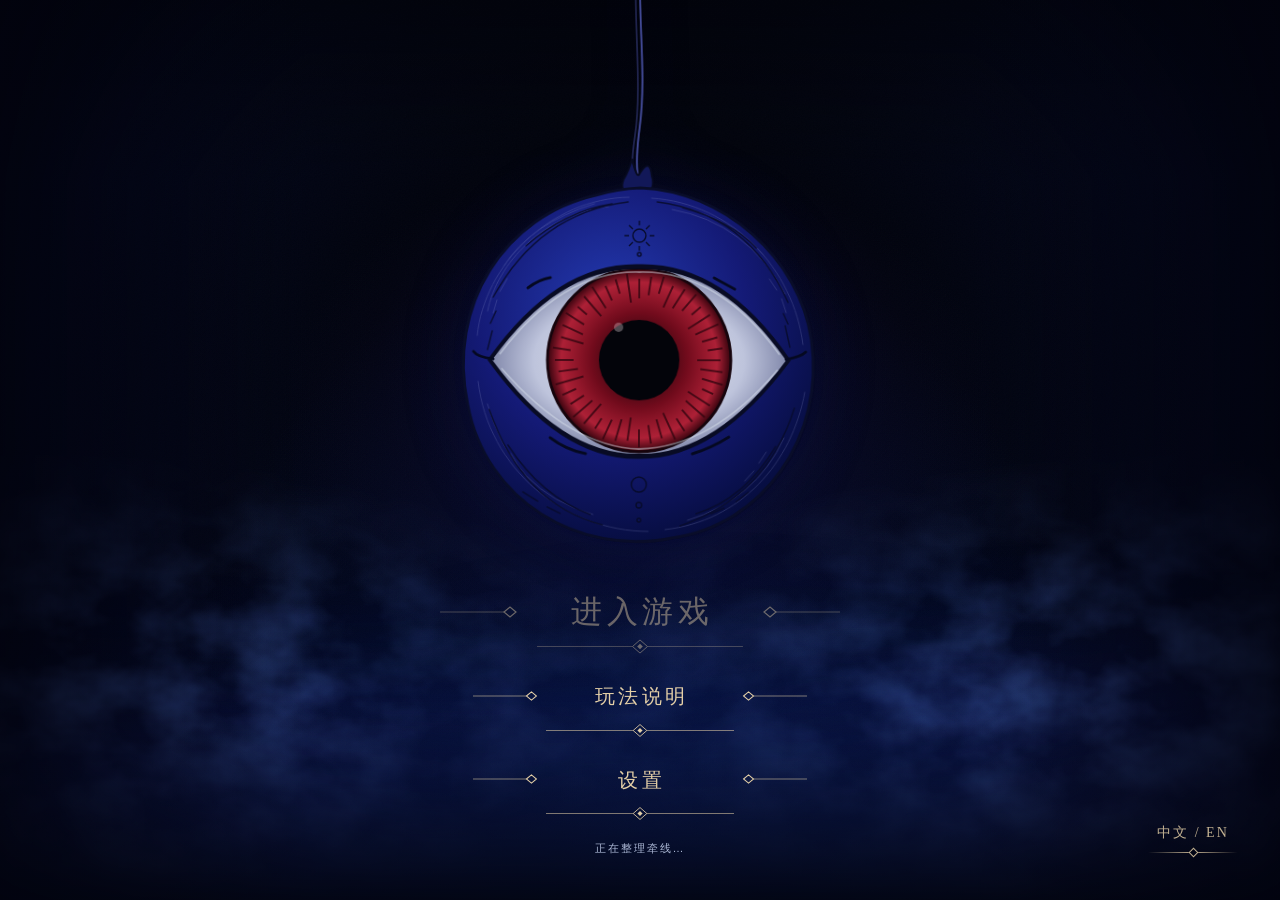
<file: index.html>
<!doctype html>
<html lang="zh-CN">
<head>
  <meta charset="utf-8">
  <meta name="viewport" content="width=device-width,initial-scale=1">
  <meta http-equiv="refresh" content="0; url=./牵魂线-摄像头修复版/">
  <title>牵魂线 · 雾中的操偶者</title>
</head>
<body>
  <p><a href="./牵魂线-摄像头修复版/">进入牵魂线</a></p>
</body>
</html>
</file>
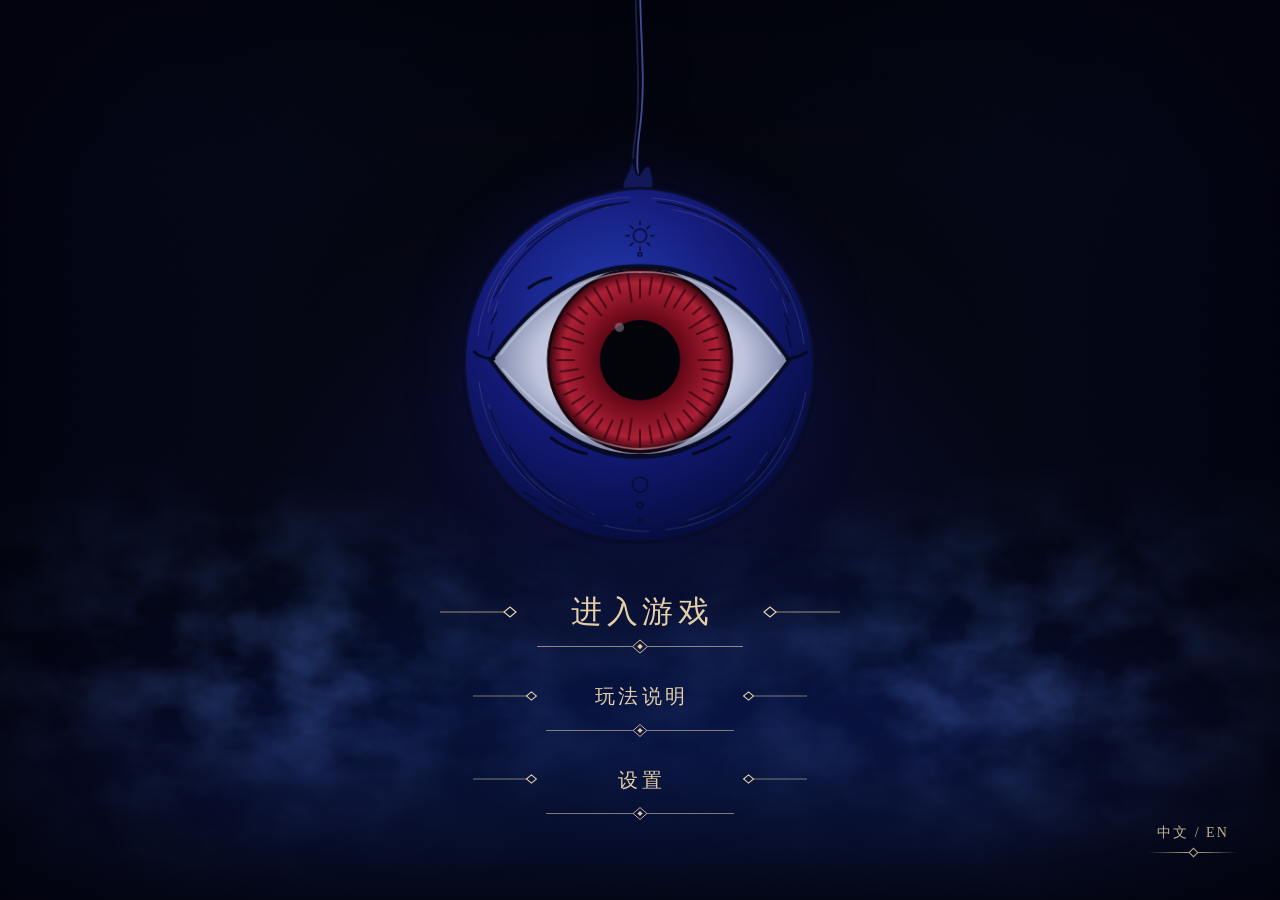
<file: 牵魂线-摄像头修复版/index.html>
<!doctype html>
<html lang="zh-CN">
<head>
  <meta charset="UTF-8">
  <meta name="viewport" content="width=device-width,initial-scale=1">
  <meta name="theme-color" content="#071222">
  <meta name="description" content="在蓝雾中牵动布偶，蓄起魔法，寻找控制与被控制的边界。">
  <title>牵魂线 · 雾中的操偶者</title>
  <link rel="stylesheet" href="style.css">
  <link rel="stylesheet" href="reference-ui.css?v=4">
  <link rel="stylesheet" href="entry-screen.css?v=3-menu-echo">
</head>
<body class="entry-active">
  <main id="theatre" class="theatre">
    <canvas id="scene" tabindex="0" aria-label="蓝雾布偶场景。移动鼠标控制布偶，Q和E抬起两臂，Z和C抬起两腿，A和D扭曲四肢，滚轮控制远近，按住空格蓄力、松开投掷。"></canvas>
    <div class="vignette" aria-hidden="true"></div>
    <svg width="0" height="0" aria-hidden="true" style="position:absolute"><defs><filter id="reference-ink" color-interpolation-filters="sRGB"><feColorMatrix type="luminanceToAlpha"/><feComponentTransfer result="component"><feFuncA type="linear" slope="1.8" intercept="-.28"/></feComponentTransfer><feFlood flood-color="#edf3ff"/><feComposite in2="SourceAlpha" operator="in" result="white"/><feComposite in="white" in2="component" operator="in"/></filter></defs></svg>
    <div id="referenceHud">
    <header class="topbar">
      <div class="identity"><span class="emblem" aria-hidden="true"><svg viewBox="0 0 100 100"><path d="M50 2C50 35 35 50 2 50C35 50 50 65 50 98C50 65 65 50 98 50C65 50 50 35 50 2Z"/><path d="M50 24L65 50 50 76 35 50Z"/><path d="M50 0V100M0 50H100"/><circle cx="50" cy="50" r="5"/></svg></span><div><h1>牵魂线</h1><p>THE STRINGKEEPER <span>／ 雾中的操偶者</span></p></div></div>
      <nav aria-label="剧场工具"><button id="languageButton" data-no-i18n aria-label="Switch to English" title="Switch to English">EN</button><button id="guideButton" aria-label="玩法手记" title="玩法手记"><span class="help-symbol">?</span></button><button id="soundButton" aria-pressed="false" title="开启或关闭声音"><span>声音关闭</span></button><button id="fullscreenButton" aria-label="切换全屏">⛶</button></nav>
    </header>
    <section class="status-line" aria-label="识别状态"><span class="mode"><i id="statusDot"></i><span id="modeLabel">鼠标排演</span></span><div id="tracking" hidden><span id="leftStatus">右手 —</span><span id="rightStatus">左手 —</span><span id="faceStatus">头部 —</span></div><span id="fpsLabel" class="quiet">INTERACTIVE STUDY · 02</span></section>
    <aside class="chapter"><span class="eyebrow">THE THREADS BEYOND</span><p>你牵动它。<br>又是谁，<em>牵动你？</em></p><span class="fine-line"></span></aside>
    <section class="ritual" aria-label="今夜的仪式"><p class="eyebrow">今夜的仪式 <button id="resetButton" title="清空进度并重新排演">↺</button></p><ol><li id="quest0"><span>Ⅰ</span><div>牵引<small>移动 · 分别抬起双臂</small></div><b>○</b></li><li id="quest1"><span>Ⅱ</span><div>唤醒<small>蓄力投掷 <span id="castCount">0 / 3</span></small></div><b>○</b></li><li id="quest2"><span>Ⅲ</span><div>挣脱<small>转掌远近 · 歪头扭曲</small></div><b>○</b></li></ol></section>
    <div class="charge-readout" id="chargeReadout"><span id="spellLabel">等待一缕魔法</span><span id="chargePercent">00%</span><span id="chargeHint" class="charge-hint" hidden></span><div class="charge-track"><i id="chargeBar"></i></div></div>
    <div class="message" role="status" aria-live="polite"><span id="message">它在蓝雾中，等你牵起第一根线。</span></div>
    <footer class="bottom-panel">
      <div class="control-bar"><span class="camera-frame"><button id="cameraButton" class="primary"><span class="camera-symbol">✧</span><span id="cameraText">开启体感</span><span>✧</span></button><svg class="camera-ornament" viewBox="0 0 292 68" aria-hidden="true"><path d="M27 4 H265 L276 16 L289 34 L276 52 L265 64 H27 L16 52 L3 34 L16 16 Z"/><path d="M31 8 H261 L272 20 L283 34 L272 48 L261 60 H31 L20 48 L9 34 L20 20 Z"/><path d="M0 34 H27 M265 34 H292 M25 24 L35 34 L25 44 L15 34 Z M267 24 L277 34 L267 44 L257 34 Z"/></svg></span><button id="settingsButton" class="settings-toggle" aria-expanded="false" aria-controls="settings">调校</button><div class="divider"></div><button id="mouseModeButton" title="鼠标排演：移动牵线，按住蓄力，松开投掷">鼠标排演 <span>›</span></button><p id="inputHint">移动鼠标牵线 <span>·</span> 按住蓄力，松开投掷</p><button id="hideUiButton" title="隐藏界面，按 H 恢复">沉浸 <span>H</span></button></div>
      <p class="shortcut-line" id="shortcutLine"><kbd>Q</kbd><kbd>E</kbd> 分别抬臂 <i>·</i> <kbd>A</kbd><kbd>D</kbd> 歪头扭曲 <i>·</i> 滚轮 / <kbd>[</kbd><kbd>]</kbd> 远近 <i>·</i> <kbd>空格</kbd> 蓄力投掷</p>
    </footer>
    </div>
    <div class="loading" id="loading"><span class="loading-glyph">✧</span><p id="loadingText">正在唤醒雾中的剧场…</p></div>
    <div class="error-banner" id="errorBanner" role="alert" hidden><p id="errorText"></p><button id="dismissError" aria-label="关闭提示">×</button></div>
    <button id="showUiButton" class="show-ui" hidden>显示界面 · H</button>
    <section class="settings" id="settings" hidden aria-label="交互调校"><div class="settings-title"><h2>牵线调校</h2><button id="closeSettings" aria-label="关闭调校">×</button></div><label>牵线灵敏度 <output id="sensitivityValue">1.0</output><input id="sensitivity" type="range" min="0.5" max="1.8" step="0.1" value="1"></label><label>爆散强度 <output id="intensityValue">70%</output><input id="intensity" type="range" min="0.2" max="1" step="0.1" value="0.7"></label><label class="check"><input id="gentle" type="checkbox"> 柔和模式（减弱闪光与震动）</label><label class="check"><input id="swapHands" type="checkbox"> 交换左右手识别</label><button class="secondary" id="calibrateButton">重新校准手指、头部与转掌</button><p>身体坐正，双手完整入镜即可操作。右手自然张掌片刻可优化手指识别。张开左手，顺时针转掌靠近，逆时针转掌远离。布偶的左右以画面为准。</p><p class="privacy">摄像头影像仅在本机识别，不显示、不录制、不上传。</p></section>
    <dialog id="guide"><button id="closeGuide" class="dialog-close" aria-label="关闭玩法手记">×</button><p class="eyebrow">HOW TO HOLD A SOUL</p><h2>先牵起它，再唤醒魔法。</h2><p class="guide-lead">浓雾里的人牵着布偶，更深处的线又牵着他。你可以自由排演，也可以完成三段小仪式。</p><div class="guide-grid"><section><h3>右手 · 牵线</h3><p>右手完整入镜即可操作，自然张掌片刻可优化识别。移动右手掌心牵动布偶；弯曲大拇指抬起画面左臂，小拇指抬起画面右臂，食指带动画面左腿，无名指带动画面右腿。伸直对应手指，肢体缓缓放下。</p></section><section><h3>左手 · 施法与远近</h3><p>张开手掌并在画面内转动：顺时针靠近，逆时针远离。手指弯到半握、像捧球一样，开始蓄力；再握紧拳头，法球飞向屏幕并爆散。保持拳头不会连发。</p></section><section><h3>头部 · 扭曲</h3><p>向肩膀侧歪头，木偶四肢会连带扭转。摆正头部，关节缓缓恢复。点击“调校”可重新设置中立姿态。</p></section><section><h3>鼠标 · 自由排演</h3><p>移动鼠标牵线，按住鼠标或空格蓄力，松开投掷。Q / E 分别抬起两臂，Z / C 分别抬起两腿，A / D 模拟歪头，滚轮或 [ / ] 控制远近。手机可在舞台拖动并长按蓄力。</p></section></div><p class="guide-note">用浏览器打开本地网页，开启体感并允许摄像头。首次加载识别组件可能需要片刻。没有摄像头时也能完整游玩；画面里始终不会出现摄像头窗口。</p><button class="primary" id="startButton">进入雾中 <span>↗</span></button><div class="guide-tools"><button id="referenceSettings">牵线调校</button><button id="referenceReset">重新排演</button><button id="referenceImmersive">沉浸模式 · H</button></div></dialog>
    <video id="cameraVideo" autoplay playsinline muted aria-hidden="true"></video>
  </main>
  <script src="i18n.js?v=6-finger-unblocked" defer></script>
  <script src="wood-character.js?v=1" defer></script>
  <script src="embedded-assets-1.js" defer></script>
  <script src="embedded-assets-2.js" defer></script>
  <script src="embedded-assets-3.js" defer></script>
  <script src="embedded-assets-4.js" defer></script>
  <script src="embedded-assets-5.js" defer></script>
  <script src="embedded-assets-6.js" defer></script>
  <script src="embedded-assets-7.js" defer></script>
  <script src="embedded-assets-8.js" defer></script>
  <script src="embedded-assets-9.js" defer></script>
  <script src="script.js?v=8-entry-characters" defer></script>
  <script src="reference-ui.js?v=4" defer></script>
  <script src="entry-screen.js?v=3-eye-echo" defer></script>
</body>
</html>
</file>
<file: 牵魂线-摄像头修复版/style.css>
:root{color-scheme:dark;--ink:#d9e6f5;--muted:#96acc6;--line:#afccef2b;--cyan:#91c8ec;--panel:#0a1629dc;--serif:"Songti SC","SimSun","Palatino Linotype",serif}
*{box-sizing:border-box}html,body{margin:0;width:100%;min-height:100%;background:#060d18;color:var(--ink)}body{font-family:"Segoe UI","Microsoft YaHei",sans-serif;font-size:13px}button,input{font:inherit}button{cursor:pointer;color:inherit;border:0;background:none}button:hover{color:#fff;background-color:#b8d7f10f}button:focus-visible,input:focus-visible,canvas:focus-visible{outline:2px solid #9cd5f2;outline-offset:4px}button:disabled{opacity:.55;cursor:wait}[hidden]{display:none!important}.theatre{position:relative;width:100%;height:100svh;min-height:660px;overflow:hidden;isolation:isolate;background:#081626}#scene{position:absolute;inset:0;width:100%;height:100%;display:block;touch-action:none;cursor:grab}#scene:active{cursor:grabbing}.vignette{position:absolute;inset:0;pointer-events:none;background:linear-gradient(#030a187d,transparent 28%,transparent 67%,#030b1dd9),linear-gradient(90deg,#03091655,transparent 27%,transparent 73%,#03091655)}.topbar{position:absolute;left:4%;right:4%;top:29px;display:flex;justify-content:space-between;align-items:center;gap:20px}.identity{display:flex;align-items:center;gap:14px}.emblem{font-size:38px;font-family:var(--serif);color:#b6d6eb}.identity h1{font:normal 28px var(--serif);letter-spacing:8px;margin:0 0 8px}.identity p{font-size:8px;letter-spacing:2.7px;color:#a4b6ca;margin:0}.identity p span{letter-spacing:2px;margin-left:9px}nav{display:flex;align-items:center;gap:24px}nav button{font-size:11px;color:#c3d4e8;padding:8px 4px}nav button>span{margin-left:5px}#fullscreenButton{font-size:25px;line-height:1}.status-line{position:absolute;top:112px;left:4%;right:4%;display:flex;align-items:center;gap:18px;font-size:9px;letter-spacing:1px;color:#abbdd4}.mode{display:flex;align-items:center;gap:8px}.mode i{height:5px;width:5px;border-radius:50%;background:#b8ccdf;box-shadow:0 0 8px #cce5ff88}.mode i.live{background:#a9e4cd;box-shadow:0 0 10px #a9e4cd77}#tracking{display:flex;gap:14px}.quiet{margin-left:auto;color:#91a5bf;font-size:8px;letter-spacing:2px}.chapter{position:absolute;left:4%;top:30%;pointer-events:none}.eyebrow{font-size:8px;letter-spacing:2px;color:#9ebcdd;margin:0 0 16px}.chapter p:not(.eyebrow){font:normal 26px/1.7 var(--serif);letter-spacing:4px;color:#d0def0;margin:20px 0}.chapter em{font-style:normal;color:#97b9de}.fine-line{display:block;width:38px;height:1px;background:#b1d8fa55;margin-top:25px}.ritual{position:absolute;right:4%;top:32%;width:170px}.ritual>.eyebrow{display:flex;align-items:center;justify-content:space-between;border-bottom:1px solid var(--line);padding-bottom:14px}.ritual>.eyebrow button{font-size:16px;padding:0 5px}.ritual ol{list-style:none;padding:0;margin:0}.ritual li{display:flex;gap:12px;align-items:center;margin:20px 0;color:#b0c2db;opacity:.7}.ritual li>span{font:16px var(--serif);color:#a1bad8}.ritual li>div{flex:1;font-size:12px}.ritual li small{display:block;font-size:8px;line-height:1.7;color:#a7b9cf;margin-top:6px}.ritual li b{font-weight:400;color:#a5c5e3;font-size:14px}.ritual li.done{opacity:1;color:#deedf9}.ritual li.done b{color:#b5e1df}.charge-readout{position:absolute;bottom:183px;left:50%;transform:translateX(-50%);text-align:center;min-width:180px;font-size:10px;letter-spacing:2px;color:#bdcee2;pointer-events:none}.charge-track{width:140px;height:2px;background:#d7edff22;margin:10px auto}.charge-track i{display:block;background:#a9deec;width:0;height:100%;box-shadow:0 0 8px #91d6fc;transition:width .08s}.message{position:absolute;bottom:143px;left:15%;right:15%;text-align:center;font:12px var(--serif);letter-spacing:2px;line-height:1.7;color:#cad9e9;pointer-events:none}.bottom-panel{position:absolute;left:50%;transform:translateX(-50%);bottom:25px;width:min(820px,92%);text-align:center}.control-bar{display:flex;align-items:center;gap:13px;background:#081529c9;border:1px solid #8fb0db40;box-shadow:0 8px 35px #02081733;backdrop-filter:blur(12px);padding:9px;border-radius:5px}.primary{display:flex;align-items:center;justify-content:space-between;gap:15px;border:1px solid #b5d5e6;background:#bdd5e7;color:#10233a;padding:12px 18px;font-size:12px;letter-spacing:1px;border-radius:2px;white-space:nowrap}.primary:hover{color:#0b192b;background:#d0e3f0}.camera-symbol{font-size:17px}.settings-toggle{font-size:11px;padding:10px 7px;color:#c8d8ec}.divider{height:24px;width:1px;background:#99b8d12b}.control-bar p{font-size:10px;flex:1;margin:0;color:#a9bdd4;white-space:nowrap}.control-bar p span{margin:0 8px;color:#6e8fae}#hideUiButton{padding:10px;font-size:10px;white-space:nowrap}#hideUiButton span{margin-left:6px;border:1px solid #a9c6e555;padding:1px 4px;font-size:8px}.shortcut-line{font-size:9px;color:#9cb0c7;margin:13px 0 0;line-height:1.8}.shortcut-line i{font-style:normal;margin:0 10px;color:#647f9c}kbd{font:8px "Segoe UI",sans-serif;padding:1px 4px;border:1px solid #a0bcda44;border-radius:2px;margin:0 2px;color:#b5cee6}.loading{position:absolute;inset:0;display:flex;flex-direction:column;align-items:center;justify-content:center;background:#081324;z-index:20;transition:opacity .8s}.loading-glyph{font-size:50px;color:#a1c1de;animation:breathe 2s infinite alternate}.loading p{font-size:12px;letter-spacing:3px;color:#a9bfd7}@keyframes breathe{to{opacity:.4;transform:rotate(30deg)}}.error-banner{position:absolute;top:155px;left:50%;transform:translateX(-50%);z-index:12;display:flex;align-items:flex-start;gap:16px;width:min(570px,90%);padding:12px 17px;background:#211e2af2;border:1px solid #b299a467;border-radius:3px;color:#e0cdda;font-size:11px;line-height:1.8}.error-banner p{margin:0;flex:1}.error-banner button{font-size:20px;line-height:1;padding:0}.settings{position:absolute;bottom:127px;left:50%;transform:translateX(-50%);z-index:10;width:min(340px,92%);padding:24px;background:#0b1729f5;border:1px solid #7c9dc75c;border-radius:4px;box-shadow:0 10px 50px #01061080;backdrop-filter:blur(20px)}.settings-title{display:flex;justify-content:space-between;align-items:center;margin-bottom:16px}.settings h2{font:19px var(--serif);letter-spacing:2px;margin:0}.settings-title button{font-size:23px;color:#91a8c4}.settings label{display:block;margin:15px 0;font-size:11px;color:#baccdf}.settings output{float:right;color:#97c4ea}.settings input[type=range]{width:100%;display:block;margin:12px 0;accent-color:#91bde1}.settings .check{display:flex;gap:8px;align-items:center}.settings input[type=checkbox]{accent-color:#9acbe8}.settings p{font-size:10px;line-height:1.8;color:#91a8c4}.settings .privacy{border-top:1px solid var(--line);padding-top:12px;font-size:9px}.secondary{border:1px solid #87a6ce4d;padding:9px 12px;width:100%;font-size:11px;color:#c6d8eb}dialog{width:min(740px,92%);max-height:90svh;overflow-y:auto;border:1px solid #789ac267;border-radius:4px;background:#0c182bed;color:#d5e4f2;padding:38px;box-shadow:0 30px 140px #0009;backdrop-filter:blur(20px)}dialog::backdrop{background:#030914aa;backdrop-filter:blur(7px)}.dialog-close{position:absolute;right:15px;top:10px;font-size:26px;color:#9ab1cc}dialog h2{font:26px var(--serif);letter-spacing:2px;line-height:1.6;margin:12px 0}dialog p{font-size:12px;line-height:1.9;color:#aec1d8}.guide-grid{display:grid;grid-template-columns:1fr 1fr;gap:5px 32px;border-top:1px solid var(--line);margin-top:24px;padding-top:10px}.guide-grid h3{font:17px var(--serif);color:#c5def4}.guide-note{padding:12px 15px;background:#b1d5f308;border:1px solid var(--line);font-size:10px!important}dialog>.primary{margin-top:20px;min-width:180px}.show-ui{position:absolute;bottom:20px;right:25px;padding:8px 12px;background:#07122488;border:1px solid var(--line);color:#b9cfe6;font-size:10px}.immersive .topbar,.immersive .status-line,.immersive .chapter,.immersive .ritual,.immersive .bottom-panel,.immersive .message,.immersive .charge-readout{display:none}.immersive .vignette{background:none}#cameraVideo{position:fixed;left:-10px;top:-10px;width:1px;height:1px;opacity:0;pointer-events:none}
@media(min-width:1700px){.topbar{top:38px}.status-line{top:130px}.chapter p:not(.eyebrow){font-size:32px}.ritual{width:185px}.ritual li{margin:25px 0}.ritual li>div{font-size:13px}.bottom-panel{bottom:32px}.message{bottom:155px}.charge-readout{bottom:198px}}
@media(max-width:1000px){.chapter{display:none}.ritual{right:3%;width:135px;top:27%}.ritual li{gap:8px}.ritual li>div{font-size:10px}.ritual li small{font-size:8px}.control-bar{gap:8px}.control-bar p{font-size:9px}.identity p span{display:none}nav{gap:14px}.quiet{display:none}.theatre{min-height:620px}}
@media(max-width:650px){.theatre{min-height:620px;height:100svh}.topbar{left:5%;right:5%;top:22px}.identity{gap:8px}.identity h1{font-size:23px;letter-spacing:5px}.identity p{font-size:6px;letter-spacing:1.5px}.emblem{font-size:28px}nav{gap:8px}nav button{font-size:9px}#soundButton span{display:none}#fullscreenButton{font-size:20px}.status-line{top:93px;left:5%;right:5%;font-size:8px;gap:12px}#tracking{gap:9px}.ritual{top:123px;left:5%;right:5%;width:auto}.ritual>.eyebrow{display:none}.ritual ol{display:flex;gap:15px}.ritual li{margin:0;gap:6px;flex:1}.ritual li>div{font-size:9px}.ritual li small{display:none}.ritual li>span{font-size:11px}.ritual li b{font-size:10px}.bottom-panel{bottom:19px;width:94%}.control-bar{flex-wrap:wrap;justify-content:center;padding:8px;gap:7px}.primary{padding:10px 13px;gap:9px;font-size:11px}.settings-toggle{font-size:10px}.control-bar p{order:4;flex-basis:100%;padding:5px 0 2px;font-size:9px}.divider{display:none}#hideUiButton{font-size:10px}.shortcut-line{display:none}.message{bottom:133px;left:6%;right:6%;font-size:10px;letter-spacing:1px}.charge-readout{bottom:165px;font-size:9px}.settings{bottom:128px;max-height:70vh;overflow:auto}.error-banner{top:160px;font-size:10px}.guide-grid{grid-template-columns:1fr;gap:0}dialog{padding:27px}dialog h2{font-size:22px}}
@media(prefers-reduced-motion:reduce){.loading-glyph{animation:none}*{transition:none!important}}

@media(min-width:651px){.charge-readout{left:auto;right:4%;transform:none;bottom:146px}.message{left:4%;right:auto;width:280px;text-align:left;bottom:150px}}
</file>
<file: 牵魂线-摄像头修复版/reference-ui.css>
:root{--ivory:#e8e8e7;--serif:"STSong","SimSun","Songti SC",serif}
.theatre{min-height:540px}
#referenceHud{position:absolute;left:50%;top:50%;width:1672px;height:940px;transform:translate(-50%,-50%) scale(var(--hud-scale,1));transform-origin:center;pointer-events:none}
#referenceHud button{pointer-events:auto}
.sr-only{position:absolute!important;width:1px!important;height:1px!important;padding:0!important;margin:-1px!important;overflow:hidden!important;clip:rect(0,0,0,0)!important;white-space:nowrap!important;border:0!important}
.topbar{inset:0;display:block;pointer-events:none}
.identity{position:absolute;left:45px;top:43px;width:398px;height:93px;display:block;background:url("reference-ui-source.webp") -45px -43px / 1672px 940px no-repeat;filter:url(#reference-ink)}
.identity>*{opacity:0}.identity:before,.identity:after{content:none}
nav{position:absolute;left:1401px;top:57px;display:flex;align-items:center;gap:40px;padding:0}
nav button{position:relative;width:34px;height:35px;padding:0;color:#e5edf9;background:none!important}
nav button:before{content:"";position:absolute;inset:0;background-image:url("reference-ui-source.webp");background-size:1672px 940px;background-repeat:no-repeat;filter:url(#reference-ink);pointer-events:none}
#guideButton:before{background-position:-1402px -57px}
#soundButton{margin-left:2px}#soundButton:before{background-position:-1480px -57px}
#soundButton.sound-off:after{content:"";position:absolute;width:29px;height:1px;left:2px;top:18px;background:#e8eff8;transform:rotate(-45deg)}
#fullscreenButton{margin-left:22px}#fullscreenButton:before{background-position:-1577px -57px}
#fullscreenButton:after{content:"";position:absolute;left:-31px;top:5px;width:1px;height:28px;background:#d4dbe6}
nav button:hover{filter:drop-shadow(0 0 6px #c7eaff)}
nav button>span,nav button>svg{opacity:0}
.chapter,.ritual>.eyebrow,.ritual li small,.ritual li>b,.ritual li>span,.quiet,.message,#spellLabel,.settings-toggle,#hideUiButton,#inputHint{display:none!important}
.ritual{position:absolute;left:1506px;right:auto;top:279px;width:112px;height:332px;min-height:0}
.ritual ol{position:relative;width:100%;height:100%;margin:0;padding:0;list-style:none;display:block}
.ritual ol:before{content:"";position:absolute;left:23px;top:0;width:1px;height:332px;background:linear-gradient(#c4d5e68a,#d8e5f4 12%,#d8e5f4 85%,#b4c3d688)}
.ritual li{position:absolute;left:0;width:112px;height:60px;display:block;margin:0;padding:0;opacity:.9}
.ritual li:nth-child(1){top:28px}.ritual li:nth-child(2){top:131px}.ritual li:nth-child(3){top:226px}
.ritual li>div{opacity:0}
.ritual li:before{content:"";position:absolute;inset:0;background-image:url("reference-ui-source.webp");background-size:1672px 940px;background-repeat:no-repeat;filter:url(#reference-ink)}
.ritual li:nth-child(1):before{background-position:-1506px -307px}
.ritual li:nth-child(2):before{background-position:-1506px -410px}
.ritual li:nth-child(3):before{background-position:-1506px -505px}
.ritual li.active{opacity:1;filter:drop-shadow(0 0 6px #87d7ff) drop-shadow(0 0 14px #5fbaff)}
.ritual li:after{content:"";position:absolute;left:20px;top:-3px;width:6px;height:6px;border:1px solid #d5e5f5;transform:rotate(45deg)}
.bottom-panel{left:554px;top:793px;bottom:auto;transform:none;width:510px;max-width:none;height:117px;text-align:left}
.control-bar{position:relative;height:71px;display:flex;align-items:center;gap:0;background:none;border:0;box-shadow:none;backdrop-filter:none;padding:0;border-radius:0}
.camera-frame{position:relative;display:block;flex:none;width:330px;height:71px;filter:none}
#cameraButton{position:absolute;inset:0;width:330px;height:71px;min-width:0;padding:0;border:0;border-radius:0;box-shadow:none;background:url("reference-ui-source.webp") -554px -793px / 1672px 940px no-repeat;color:#111927;display:block;clip-path:polygon(0 49%,7% 47%,10% 43%,12% 45%,15% 24%,19% 11%,24% 3%,84% 3%,90% 10%,94% 30%,98% 49%,94% 68%,90% 89%,84% 97%,24% 97%,19% 90%,15% 75%,12% 53%,10% 56%,7% 52%,0 51%);transition:filter .16s}
#cameraButton:hover{filter:brightness(1.08);background-color:transparent}
#cameraButton:active{filter:brightness(.92)}
#cameraButton:focus-visible{outline:0;filter:drop-shadow(0 0 6px #b8e6ff)}
#cameraButton:before,#cameraButton:after,.camera-ornament,#cameraButton .camera-symbol,#cameraButton>span:last-child{display:none}
#cameraText{position:absolute;left:119px;top:19px;width:122px;height:33px;display:flex;align-items:center;justify-content:center;opacity:0;white-space:nowrap;letter-spacing:3px;font:26px var(--serif)}
#cameraButton[data-live-label="true"] #cameraText{opacity:1;background:linear-gradient(110deg,#e4e0d8,#eeeae2 55%,#e6e2da);border-radius:3px}
.divider{position:absolute;left:350px;top:22px;width:1px;height:28px;background:#e4e7ee}
#mouseModeButton{position:absolute;left:379px;top:20px;width:128px;height:33px;padding:0;background:url("reference-ui-source.webp") -933px -813px / 1672px 940px no-repeat;color:transparent;font:20px var(--serif)}
#mouseModeButton{filter:url(#reference-ink)}#mouseModeButton span{opacity:0}#mouseModeButton:hover{filter:url(#reference-ink) brightness(1.3)}
.shortcut-line{position:absolute;left:0;top:85px;margin:0;width:510px;height:30px;font-size:0;background:url("reference-ui-source.webp") -554px -878px / 1672px 940px no-repeat;filter:url(#reference-ink)}
.shortcut-line>*{display:none}.shortcut-line:after{content:none}
.status-line{left:65px;right:auto;top:855px;bottom:auto;display:flex;align-items:center;gap:10px;max-width:430px;flex-wrap:wrap;font:18px var(--serif);letter-spacing:2px;color:#e0e8f4}
.mode{gap:17px}.mode i{width:16px;height:16px;background:#d9e6fa;box-shadow:0 0 0 4px #adc8f010,0 0 15px #b8d8ff66}
#tracking{font-size:10px;gap:8px}
.charge-readout{--charge:0%;--charge-glow:0;left:1499px;right:auto;top:812px;bottom:auto;transform:none;width:78px;height:78px;min-width:0;border:1px solid #d4dfef;border-radius:50%;display:grid;place-items:center;overflow:visible;background:radial-gradient(closest-side,#081324 88%,transparent 91%),conic-gradient(from -90deg,#c8f3ff 0 var(--charge),#14253d var(--charge) 100%);box-shadow:0 0 0 3px #091222,0 0 0 4px #d4dfef,0 0 calc(22px * var(--charge-glow)) #7bd7ff}
#chargePercent{font:23px Arial,sans-serif;font-weight:400;letter-spacing:0;color:#f3f5fa}
.charge-readout.charging #chargePercent{text-shadow:0 0 9px #9ce5ff}
.charge-readout:before,.charge-readout:after{content:"";position:absolute;top:23px;height:31px;background-image:url("reference-ui-source.webp");background-size:1672px 940px;filter:url(#reference-ink)}
.charge-readout:before{left:-93px;width:80px;background-position:-1406px -835px}
.charge-readout:after{left:89px;width:58px;background-position:-1588px -835px}
.charge-track{position:absolute;opacity:0;width:0;height:0;margin:0}
.charge-hint{position:absolute;bottom:100%;left:50%;transform:translateX(-50%);width:150px;margin-bottom:12px;font:12px var(--serif);letter-spacing:2px;color:#d2dfec;white-space:nowrap}
.settings{bottom:150px}.guide-tools{display:flex;gap:12px;margin-top:24px;flex-wrap:wrap}.guide-tools button{padding:9px 15px;border:1px solid #a7c3dc55}
.error-banner{top:145px}.immersive #referenceHud{display:none}
@media(max-width:650px){#referenceHud{width:1672px;height:940px}.theatre{min-height:540px}.settings{bottom:115px}.error-banner{top:95px}}

/* Language switching keeps the Chinese reference artwork intact. */
#languageButton{position:absolute;left:-77px;top:1px;width:47px;height:32px;border:1px solid #d4e1ef80;border-radius:3px;font:14px Georgia,serif;letter-spacing:1px;background:#07142866!important}
#languageButton:before{display:none}
#cameraText{left:116px;top:18px;width:132px;height:35px;letter-spacing:2px}
#cameraButton[data-long-label="true"] #cameraText{font-size:12px;white-space:normal;line-height:1.3}
html[lang=en] #cameraText{font:18px Georgia,serif;letter-spacing:.5px}
html[lang=en] .identity{background:none;filter:none}
html[lang=en] .identity>div{opacity:1;position:absolute;left:116px;top:21px;width:300px}
html[lang=en] .identity h1{font:24px Georgia,serif;letter-spacing:1.5px;margin:0 0 16px;white-space:nowrap}
html[lang=en] .identity p{font-size:0}
html[lang=en] .identity p:after{content:"A THEATRE OF STRINGS";font:10px Georgia,serif;letter-spacing:3px}
html[lang=en] .identity .emblem{opacity:1;position:absolute;left:0;top:0;width:109px;height:93px;background:url("reference-ui-source.webp") -45px -43px / 1672px 940px no-repeat;filter:url(#reference-ink)}
html[lang=en] .emblem svg{opacity:0}
html[lang=en] .ritual li:before{width:47px}
html[lang=en] .ritual li>div{opacity:1;position:absolute;left:57px;top:17px;white-space:nowrap;font:17px Georgia,serif;color:#e3eaf5}
html[lang=en] #mouseModeButton{background:none;filter:none;color:#e2e9f4;width:153px;font:18px Georgia,serif;text-align:left}
html[lang=en] #mouseModeButton span{opacity:1;font-size:26px;margin-left:14px}
html[lang=en] .shortcut-line{background:none;filter:none;width:510px}
html[lang=en] .shortcut-line:after{content:"RIGHT HAND · STRINGS    /    LEFT HAND · MAGIC";display:block;font:13px/30px Georgia,serif;letter-spacing:1.3px;text-align:center;color:#dce8f6}
html[lang=en] .status-line{font:16px Georgia,serif;letter-spacing:.5px;max-width:530px}
html[lang=en] #tracking{font:10px Georgia,serif}
html[lang=en] .guide-grid{gap:5px 24px}
html[lang=en] .guide-grid h3{font-size:16px}
html[lang=en] #guide h2{font:26px/1.5 Georgia,serif;letter-spacing:0}
</file>
<file: 牵魂线-摄像头修复版/entry-screen.css>
/* Entrance artwork is drawn in SVG; the landing contains no character imagery. */
.entry-screen{--entry-ink:#e8e8e5;--entry-muted:#a8adc8;--gaze-x:0px;--gaze-y:0px;position:fixed;inset:0;z-index:80;overflow:hidden;isolation:isolate;background:#02030c;color:var(--entry-ink);font-family:"Songti SC","STSong","SimSun",Georgia,serif}
.entry-screen button,.entry-game-toolbar button,.entry-dialog button{font-family:inherit}
.entry-screen button{border:0;background:none;color:inherit}
.entry-screen button:hover{background:none;color:#fff}
.entry-screen button:focus-visible,.entry-game-toolbar button:focus-visible{outline:1px solid #bac8ea;outline-offset:9px;border-radius:1px}
.entry-atmosphere{position:absolute;inset:0;z-index:-1;overflow:hidden;background:radial-gradient(ellipse at 50% 39%,#030311 0,#02040e 29%,#03071c 65%,#01030d 100%)}
.entry-glow{position:absolute;inset:0;background:radial-gradient(ellipse at 50% 47%,#17104866,transparent 40%),radial-gradient(ellipse at 50% 91%,#09206d70,transparent 52%)}
.entry-fog{position:absolute;left:-22%;right:-22%;top:43%;bottom:-25%;opacity:.55;pointer-events:none;background:radial-gradient(ellipse at 20% 65%,#182b9a 0,transparent 32%),radial-gradient(ellipse at 80% 60%,#192d9d 0,transparent 35%),radial-gradient(ellipse at 50% 80%,#0f2678 0,transparent 45%);animation:entry-fog-drift 30s ease-in-out infinite alternate}
.entry-cloud-texture{position:absolute;left:-9%;top:43%;width:118%;height:62%;opacity:.5;mix-blend-mode:screen;mask-image:radial-gradient(ellipse 48% 47% at 12% 55%,#000 20%,transparent 90%),radial-gradient(ellipse 48% 47% at 88% 55%,#000 20%,transparent 90%);animation:entry-cloud-drift 32s ease-in-out infinite alternate;pointer-events:none}
.entry-fog-back{filter:blur(42px);opacity:.45;transform:scale(1.15);animation-duration:40s;animation-direction:alternate-reverse}
.entry-fog-front{background:radial-gradient(ellipse at 17% 53%,#101d6270 0,transparent 17%),radial-gradient(ellipse at 22% 72%,#1b32977c 0,transparent 25%),radial-gradient(ellipse at 88% 67%,#21329088 0,transparent 23%),radial-gradient(ellipse at 58% 85%,#16308d8a 0,transparent 32%);filter:blur(20px);mix-blend-mode:screen;opacity:.65}
.entry-grain{position:absolute;inset:0;opacity:.035;background-image:url("data:image/svg+xml,%3Csvg xmlns='http://www.w3.org/2000/svg' width='180' height='180'%3E%3Cfilter id='n'%3E%3CfeTurbulence type='fractalNoise' baseFrequency='.75' numOctaves='3' stitchTiles='stitch'/%3E%3C/filter%3E%3Cpath fill='%23fff' filter='url(%23n)' opacity='.55' d='M0 0h180v180H0z'/%3E%3C/svg%3E");pointer-events:none}
.entry-vignette{position:absolute;inset:0;background:linear-gradient(90deg,#02030ed9,transparent 24%,transparent 76%,#02030ed9),linear-gradient(0deg,#02040ee8,transparent 22%,transparent 80%,#0007);z-index:2}
.entry-eye-wrap{position:absolute;left:50%;top:0;width:min(47vh,470px);height:auto;transform:translateX(-50%);transform-origin:50% 59%;transition:opacity .5s,filter .6s;will-change:transform}
.entry-eye-svg{display:block;width:100%;height:auto;overflow:visible;filter:drop-shadow(0 0 30px #0e167135)}
.entry-pendulum{transform-origin:250px -40px}
.entry-closed-seam{opacity:0;pointer-events:none}
.entry-eye-talisman{transform-origin:250px 218px;animation:entry-eye-sway 8s ease-in-out infinite}
.entry-eye-gaze{transform:translate(var(--gaze-x),var(--gaze-y));transition:transform .7s ease-out}
.entry-eye-halo{animation:entry-eye-breathe 6s ease-in-out infinite}
.entry-upper-lid{transform:translateY(-116px);transform-origin:250px 303px;animation:entry-blink-upper 11s ease-in-out 3s infinite}
.entry-lower-lid{transform:translateY(116px);transform-origin:250px 505px;animation:entry-blink-lower 11s ease-in-out 3s infinite}
.entry-menu{position:absolute;left:50%;top:73.5%;transform:translate(-50%,-50%);display:flex;align-items:center;flex-direction:column;gap:20px;width:min(600px,90%);text-align:center}
.entry-enter{position:relative;min-width:300px;padding:10px 30px!important;font-size:clamp(26px,3.25vw,44px);font-weight:400;letter-spacing:.2em;text-indent:.2em;text-shadow:0 0 20px #b5c0ff44;transition:color .25s,text-shadow .25s,transform .25s;line-height:1.4;white-space:nowrap}
.entry-enter:before,.entry-enter:after{content:"";position:absolute;top:50%;width:58px;height:8px;background:linear-gradient(90deg,transparent,#d9e0ef 72%,transparent 74%) 0 50%/100% 1px no-repeat}
.entry-enter:before{right:100%;margin-right:-7px}.entry-enter:after{left:100%;margin-left:-7px;transform:rotate(180deg)}
.entry-enter:after,.entry-enter:before{clip-path:polygon(0 40%,74% 40%,80% 0,86% 40%,100% 40%,100% 60%,86% 60%,80% 100%,74% 60%,0 60%);background-color:#d9e0ef}
.entry-enter:hover{transform:translateY(-2px);text-shadow:0 0 25px #cbd0ff88}.entry-enter:disabled{cursor:wait;opacity:.5}
.entry-menu-link{font-size:clamp(18px,1.8vw,26px);letter-spacing:.18em;text-indent:.18em;padding:3px 18px;opacity:.65;transition:opacity .2s,text-shadow .2s}
.entry-menu-link:hover{opacity:1;text-shadow:0 0 14px #b1bcff55}
.entry-load-status{font:11px/1.6 "Microsoft YaHei",sans-serif;letter-spacing:2px;margin:0;min-height:18px;color:#abb7d4;position:absolute;top:calc(100% + 16px);width:100%}
.entry-language{position:absolute;right:3.3%;bottom:4.3%;font:14px Georgia,"SimSun",serif!important;letter-spacing:2px;padding:9px!important;color:#b5b9c9!important;opacity:.75;transition:opacity .2s}
.entry-language:hover{opacity:1}
.entry-role-screen{position:absolute;inset:0;display:flex;flex-direction:column;align-items:center;justify-content:center;padding:55px 25px 34px;animation:entry-content-appear .5s ease both}
.is-choosing .entry-eye-wrap{opacity:.07;filter:blur(4px);pointer-events:none}
.is-choosing .entry-atmosphere{background:radial-gradient(ellipse at 50% 50%,#101c35 0,#050918 65%,#02040d 100%)}
.entry-back{position:absolute;left:4.5%;top:5%;font-size:15px;letter-spacing:2px;padding:10px!important;opacity:.7}
.entry-back span:first-child{display:inline-block;margin-right:9px;font:20px Georgia,serif}.entry-back:hover{opacity:1}
.entry-role-heading{text-align:center;margin:0 0 24px}.entry-small-ornament{font:16px Georgia,serif;color:#889bbc;display:block;margin-bottom:11px}.entry-role-heading h2{font-weight:400;font-size:30px;letter-spacing:.15em;text-indent:.15em;margin:0 0 12px}.entry-role-heading p{font:12px/1.7 "Microsoft YaHei",sans-serif;letter-spacing:2px;color:#8595b0;margin:0}
.entry-role-grid{display:grid;grid-template-columns:repeat(2,minmax(0,245px));gap:28px;max-width:100%;width:518px}
.entry-role-card{position:relative;isolation:isolate;display:flex;flex-direction:column;align-items:center;border:1px solid #657a9b4a!important;background:linear-gradient(160deg,#263a5514,#080f1c88)!important;padding:13px 15px 18px!important;transition:border-color .25s,background .25s,transform .25s,box-shadow .25s;overflow:hidden;text-align:center}
.entry-role-card:before{content:"";position:absolute;z-index:-1;inset:0;background:radial-gradient(ellipse at 50% 49%,#6f9ac211,transparent 64%);transition:opacity .25s;opacity:0}
.entry-role-card:hover{border-color:#a4b7d184!important;transform:translateY(-3px)}
.entry-role-card.is-selected{border-color:#aec8dfb8!important;background:linear-gradient(160deg,#31495c36,#10233d50)!important;box-shadow:0 0 0 3px #8da2be0c,inset 0 0 45px #93c5df07,0 16px 50px #0002}
.entry-role-card.is-selected:before{opacity:1}
.entry-role-portrait{position:relative;display:flex;width:100%;height:min(31vh,295px);min-height:190px;align-items:center;justify-content:center;margin-bottom:10px}
.entry-role-portrait:before{content:"";position:absolute;left:0;right:0;bottom:5%;height:18%;background:radial-gradient(ellipse,#8bbcdc20,transparent 66%);filter:blur(14px)}
.entry-role-portrait img{display:block;width:100%;height:100%;object-fit:contain;filter:drop-shadow(0 6px 20px #0007);transition:transform .5s}
.entry-role-card:hover img{transform:translateY(-4px)}.entry-role-name{display:block;font-size:21px;letter-spacing:3px;margin:6px 0 8px}.entry-role-desc{display:block;font:10px/1.6 "Microsoft YaHei",sans-serif;color:#8e9fb8;letter-spacing:.8px;white-space:nowrap}.entry-selected{display:block;margin-top:17px;font:11px/1.5 "Microsoft YaHei",sans-serif;letter-spacing:2px;color:#c0d7e9;opacity:0;transition:opacity .25s}.entry-selected>span:first-child{font-size:13px;margin-right:5px}.entry-role-card.is-selected .entry-selected{opacity:1}
.entry-no-portrait .entry-role-portrait:after{content:"◇";font:72px Georgia,serif;color:#536887}
.entry-role-confirm{position:relative;margin-top:24px;padding:12px 44px!important;min-width:190px;border:1px solid #a4b5cf80!important;color:#e1e5ed!important;letter-spacing:3px;font-size:18px;background:#b2bfd309!important;transition:background .2s,box-shadow .2s}
.entry-role-confirm:hover{background:#b2bfd31c!important;box-shadow:0 0 30px #afc6e00c}.entry-role-confirm:before,.entry-role-confirm:after{content:"◇";position:absolute;top:50%;font:11px Georgia,serif;transform:translateY(-50%);color:#a2b2c8}.entry-role-confirm:before{left:14px}.entry-role-confirm:after{right:14px}
.entry-role-hint{font:10px/1.7 "Microsoft YaHei",sans-serif;color:#71839f;letter-spacing:1px;text-align:center;margin:15px 0 0}.entry-role-status{position:absolute;bottom:15px;font:11px/1.5 "Microsoft YaHei",sans-serif;color:#bfacb5;letter-spacing:1px;margin:0}
.entry-skip{position:absolute;right:4%;top:5%;padding:10px 14px!important;font:12px "Microsoft YaHei",sans-serif!important;letter-spacing:2px;border:1px solid #a0b3cd44!important;color:#b3c2d7!important;z-index:3;background:#03081155!important;animation:entry-content-appear .5s ease both}
.entry-intro-caption{position:absolute;left:0;right:0;bottom:12%;text-align:center;color:#b9c9e0;font-size:14px;letter-spacing:5px;opacity:0;pointer-events:none;transform:translateY(8px);margin:0}
/* One timeline: closed-eye pendulum, settle, open, then travel into the pupil. */
.is-intro .entry-eye-wrap{opacity:1;filter:none;top:50%;width:min(45vh,470px);transform:translate(-50%,-59.4118%);transform-origin:50% 59.4118%;transition:none}
.is-intro .entry-eye-talisman{animation:none}
.is-intro .entry-eye-gaze{transform:none;transition:none}
.is-intro .entry-upper-lid,.is-intro .entry-lower-lid{animation:none;transform:translateY(0)}
.is-intro .entry-eye-outline,.is-intro .entry-open-contour{opacity:0}
.is-intro .entry-closed-seam{opacity:1}
.is-intro .entry-intro-caption{display:none}
.is-intro .entry-atmosphere{background:radial-gradient(ellipse at 50% 32%,#010108 18%,#050322 63%,#120b4c 100%)}
.is-intro .entry-fog,.is-intro .entry-cloud-texture{opacity:.12}
.is-opening .entry-pendulum{animation:entry-pendulum-arrive var(--entry-intro-duration) linear both}
.is-opening .entry-eye-wrap{animation:entry-aperture-journey var(--entry-intro-duration) linear both}
.is-opening .entry-eye-ball{animation:entry-eye-awaken var(--entry-intro-duration) linear both}
.is-opening .entry-upper-lid{animation:entry-lid-awaken-upper var(--entry-intro-duration) linear both}
.is-opening .entry-lower-lid{animation:entry-lid-awaken-lower var(--entry-intro-duration) linear both}
.is-opening .entry-closed-seam{animation:entry-seam-open var(--entry-intro-duration) linear both}
.is-opening .entry-eye-outline,.is-opening .entry-open-contour{animation:entry-contour-open var(--entry-intro-duration) linear both}
.is-opening .entry-pupil{transform-origin:250px 404px;animation:entry-pupil-open var(--entry-intro-duration) linear both}
.is-opening .entry-eye-halo{animation:entry-awaken-halo var(--entry-intro-duration) linear both}
.is-opening{animation:entry-stage-reveal var(--entry-intro-duration) linear both}
.is-opening .entry-fog-front{animation:entry-fog-rush var(--entry-intro-duration) linear both}
.is-opening.is-gentle{animation:entry-gentle-reveal .35s ease both!important}
.is-opening.is-gentle .entry-eye-wrap,.is-opening.is-gentle .entry-pendulum,.is-opening.is-gentle .entry-eye-ball,.is-opening.is-gentle .entry-pupil,.is-opening.is-gentle .entry-eye-halo,.is-opening.is-gentle .entry-upper-lid,.is-opening.is-gentle .entry-lower-lid,.is-opening.is-gentle .entry-fog-front,.is-opening.is-gentle .entry-closed-seam,.is-opening.is-gentle .entry-open-contour,.is-opening.is-gentle .entry-eye-outline{animation:none!important}
.entry-game-toolbar{position:fixed;left:50%;top:20px;transform:translateX(-50%);z-index:24;display:flex;gap:14px;align-items:center;padding:7px 13px;background:#030a16aa;border:1px solid #9daeca24;backdrop-filter:blur(8px);border-radius:2px;font:11px "Microsoft YaHei",sans-serif;color:#b6c7dc}
.entry-game-toolbar button{display:flex;align-items:center;gap:7px;color:inherit;font-size:11px;padding:4px 2px;background:none;white-space:nowrap}.entry-game-toolbar button>span:first-child{font:16px Georgia,serif}.entry-game-toolbar button:hover{color:#fff}.entry-game-toolbar i{width:1px;height:13px;background:#a0b3ca44}
.entry-dialog{z-index:100;width:min(590px,calc(100% - 36px));max-height:86svh;margin:auto;padding:38px 40px 32px;border:1px solid #8b9fb84a;background:linear-gradient(160deg,#101a2bf5,#071121fa);box-shadow:0 20px 120px #000a;backdrop-filter:blur(18px);color:#d4deed;border-radius:2px;scrollbar-width:thin;scrollbar-color:#6b7d9655 transparent;font:12px "Microsoft YaHei",sans-serif}
.entry-dialog::backdrop{background:#000819bd;backdrop-filter:blur(7px)}.entry-dialog-close{position:absolute;right:12px;top:8px;padding:6px 9px;font:27px Georgia,serif!important;color:#8396b0;background:none}.entry-dialog-symbol{text-align:center;color:#91a9c6;font:20px Georgia,serif;margin:0 0 15px}.entry-dialog h2{font:25px "Songti SC","SimSun",Georgia,serif;text-align:center;letter-spacing:3px;margin:0 0 15px;color:#e1e6ed}.entry-dialog-lead{font-size:11px!important;text-align:center;line-height:1.9!important;letter-spacing:1px;color:#94a5bf!important;margin-bottom:23px}.entry-guide-list{border-top:1px solid #758ca02b;padding-top:5px}.entry-guide-list section{padding:8px 0 5px}.entry-guide-list h3{font:16px "Songti SC","SimSun",Georgia,serif;letter-spacing:2px;color:#bdcde0;margin:13px 0 7px}.entry-guide-list p,.entry-privacy{font-size:11px!important;color:#97a9c0!important;line-height:1.9!important;margin:0}.entry-privacy{margin-top:22px!important;border-top:1px solid #758ca02b;padding-top:15px;font-size:10px!important;color:#748ba6!important}.entry-settings-fields>label{display:block;margin:23px 0;font-size:12px;letter-spacing:1px}.entry-settings-fields output{float:right;color:#a1c5e1;font:12px Georgia,serif}.entry-settings-fields input[type=range]{display:block;margin:15px 0 0;width:100%;accent-color:#b4c9df;cursor:pointer;height:5px}.entry-settings-fields .entry-check{display:flex;align-items:center;gap:12px;line-height:1.5}.entry-settings-fields input[type=checkbox]{width:15px;height:15px;accent-color:#a8bfdc;cursor:pointer;margin:0}.entry-check small{display:block;font-size:10px;color:#7187a1;margin-top:5px;letter-spacing:.5px}
@keyframes entry-eye-sway{0%,100%{transform:rotate(-1.2deg)}50%{transform:rotate(1.2deg)}}
@keyframes entry-eye-breathe{0%,100%{opacity:.16}50%{opacity:.32}}
@keyframes entry-fog-drift{0%{transform:translateX(-3%) translateY(2%) scale(1.05)}100%{transform:translateX(4%) translateY(-2%) scale(1.1)}}
@keyframes entry-cloud-drift{from{transform:translateX(-2%) scale(1.02)}to{transform:translateX(2%) scale(1.05)}}
@keyframes entry-blink-upper{0%,2%,6%,100%{transform:translateY(-116px)}3.5%,4%{transform:translateY(0)}}
@keyframes entry-blink-lower{0%,2%,6%,100%{transform:translateY(116px)}3.5%,4%{transform:translateY(0)}}
@keyframes entry-content-appear{from{opacity:0;transform:translateY(8px)}to{opacity:1;transform:translateY(0)}}
/* Alternating peaks diminish before the lids open; the cord shares the pivot. */
@keyframes entry-pendulum-arrive{
  0%{transform:rotate(-23deg);animation-timing-function:cubic-bezier(.36,0,.64,1)}
  12%{transform:rotate(17deg);animation-timing-function:cubic-bezier(.36,0,.64,1)}
  24%{transform:rotate(-10deg);animation-timing-function:cubic-bezier(.36,0,.64,1)}
  35%{transform:rotate(5deg);animation-timing-function:cubic-bezier(.36,0,.64,1)}
  44%{transform:rotate(-1.6deg);animation-timing-function:ease-out}
  51%,100%{transform:rotate(0deg)}
}
@keyframes entry-lid-awaken-upper{0%,47%{transform:translateY(0);animation-timing-function:cubic-bezier(.2,.7,.3,1)}65%,100%{transform:translateY(-116px)}}
@keyframes entry-lid-awaken-lower{0%,47%{transform:translateY(0);animation-timing-function:cubic-bezier(.2,.7,.3,1)}65%,100%{transform:translateY(116px)}}
@keyframes entry-seam-open{0%,47%{opacity:1}52%,100%{opacity:0}}
@keyframes entry-contour-open{0%,48%{opacity:0}60%,100%{opacity:.48}}
@keyframes entry-eye-awaken{0%,47%{filter:brightness(1)}65%,100%{filter:brightness(1.1)}}
@keyframes entry-aperture-journey{
  0%,65%{transform:translate(-50%,-59.4118%) scale(1);animation-timing-function:cubic-bezier(.65,0,.85,.45)}
  88%,100%{transform:translate(-50%,-59.4118%) scale(18)}
}
@keyframes entry-pupil-open{0%,62%{transform:scale(1);animation-timing-function:ease-in}87%,100%{transform:scale(2.8)}}
@keyframes entry-awaken-halo{0%,45%{opacity:.05}62%{opacity:.4}87%,100%{opacity:0}}
@keyframes entry-stage-reveal{0%,88%{opacity:1}100%{opacity:0}}
@keyframes entry-fog-rush{0%,65%{transform:scale(1);opacity:.1}82%{transform:scale(1.4);opacity:.25}100%{transform:scale(2);opacity:0}}
@keyframes entry-gentle-reveal{from{opacity:1}to{opacity:0}}
@media(max-height:740px) and (min-width:651px){.entry-eye-wrap{width:43vh}.entry-menu{top:78%;gap:10px}.entry-enter{font-size:32px}.entry-menu-link{font-size:20px}.entry-role-screen{padding:36px 25px 25px}.entry-role-heading{margin-bottom:16px}.entry-role-heading h2{font-size:25px;margin-bottom:8px}.entry-small-ornament{margin-bottom:6px}.entry-role-portrait{height:27vh;min-height:135px}.entry-role-card{padding-bottom:12px!important}.entry-selected{margin-top:10px}.entry-role-confirm{margin-top:17px}.entry-role-hint{margin-top:11px}}
@media(max-width:650px){.entry-eye-wrap{width:min(82vw,42vh);top:3vh}.entry-menu{top:74%;gap:20px}.entry-enter{font-size:30px;min-width:230px;padding:8px 19px!important}.entry-enter:before,.entry-enter:after{width:40px}.entry-menu-link{font-size:20px}.entry-language{font-size:12px!important;bottom:3%;right:4%}.entry-role-screen{padding:72px 22px 52px;justify-content:center}.entry-back{top:3%;left:4%;font-size:13px}.entry-role-heading{margin-bottom:22px}.entry-role-heading h2{font-size:25px}.entry-role-heading p{font-size:10px}.entry-role-grid{gap:14px;width:100%;max-width:440px}.entry-role-card{padding:10px 8px 14px!important}.entry-role-portrait{height:27vh;min-height:130px;margin-bottom:6px}.entry-role-name{font-size:17px;letter-spacing:1px;margin-top:5px}.entry-role-desc{font-size:8px;letter-spacing:0;white-space:normal;max-width:130px;min-height:25px}.entry-selected{font-size:9px;margin-top:10px;letter-spacing:1px}.entry-role-confirm{font-size:17px;margin-top:26px}.entry-role-hint{font-size:9px;width:90%;line-height:1.9;max-width:300px}.entry-role-status{bottom:21px;max-width:90%;text-align:center}.entry-game-toolbar{top:8px;gap:10px;padding:4px 10px}.entry-game-toolbar button{font-size:9px;gap:5px}.entry-game-toolbar button>span:first-child{font-size:13px}.entry-dialog{padding:34px 25px 25px}.entry-dialog h2{font-size:23px}.entry-skip{top:3%;right:4%;font-size:10px!important}.entry-intro-caption{font-size:12px}}
@media(max-width:650px) and (max-height:670px){.entry-eye-wrap{width:38vh}.entry-menu{top:76%;gap:12px}.entry-role-screen{padding-top:40px;padding-bottom:30px}.entry-role-heading{margin-bottom:12px}.entry-role-heading h2{font-size:22px}.entry-small-ornament{display:none}.entry-role-portrait{height:23vh;min-height:105px}.entry-role-confirm{margin-top:17px}.entry-role-hint{margin-top:10px}.entry-role-name{font-size:16px}.entry-selected{margin-top:6px}}
@media(prefers-reduced-motion:reduce){.entry-eye-talisman,.entry-eye-halo,.entry-upper-lid,.entry-lower-lid,.entry-fog,.entry-cloud-texture,.entry-role-screen{animation:none!important}.entry-eye-gaze,.entry-eye-wrap,.entry-role-card,.entry-role-portrait img{transition:none!important}.is-opening{animation:entry-reduced-reveal .35s ease both!important}.is-opening .entry-eye-wrap,.is-opening .entry-pendulum,.is-opening .entry-eye-ball,.is-opening .entry-pupil,.is-opening .entry-intro-caption,.is-opening .entry-fog-front,.is-opening .entry-closed-seam,.is-opening .entry-open-contour,.is-opening .entry-eye-outline{animation:none!important}.entry-intro-caption{display:none}@keyframes entry-reduced-reveal{from{opacity:1}to{opacity:0}}}

/* Three equal-height menu rows keep their labels and ornaments on one rhythm. */
.entry-screen{--entry-menu-gold:#e4cfa7}
.entry-menu{top:65%;transform:translateX(-50%);width:min(440px,85vw);display:grid;grid-auto-rows:clamp(56px,8vh,76px);gap:clamp(8px,1.3vh,14px);justify-items:center}
.entry-menu>.entry-enter,.entry-menu>.entry-menu-link{position:relative;display:flex;align-items:center;justify-content:center;box-sizing:border-box;height:100%;min-width:0;margin:0;padding:0 10px 17px!important;color:var(--entry-menu-gold);opacity:1;line-height:1.3;font-weight:400;letter-spacing:.16em;text-indent:.16em;white-space:nowrap;text-shadow:none;background:none;transform:none;transition:color .2s,text-shadow .2s}
.entry-menu>.entry-enter{width:100%;font-size:clamp(28px,2.4vw,40px)}
.entry-menu>.entry-menu-link{width:76%;font-size:clamp(19px,1.6vw,27px)}
.entry-menu>button:before{content:"";position:absolute;inset:calc(50% - 18px) 0 auto;width:100%;height:18px;margin:0;transform:none;clip-path:none;background: url("data:image/svg+xml,%3Csvg xmlns='http://www.w3.org/2000/svg' viewBox='0 0 400 18'%3E%3Cdefs%3E%3ClinearGradient id='l'%3E%3Cstop stop-color='%23e4cfa7' stop-opacity='0'/%3E%3Cstop offset='1' stop-color='%23e4cfa7'/%3E%3C/linearGradient%3E%3C/defs%3E%3Cpath d='M0 9h64' stroke='url(%23l)'/%3E%3Cpath d='M336 9h64' stroke='url(%23l)' transform='rotate(180 368 9)'/%3E%3Cpath d='m64 9 6-5 6 5-6 5z m260 0 6-5 6 5-6 5z' fill='none' stroke='%23e4cfa7' stroke-width='1.2'/%3E%3C/svg%3E") center/100% 18px no-repeat;pointer-events:none}
.entry-menu>button:after{content:"";position:absolute;left:22%;right:22%;bottom:3px;top:auto;width:56%;height:15px;margin:0;transform:none;clip-path:none;background:url("data:image/svg+xml,%3Csvg xmlns='http://www.w3.org/2000/svg' viewBox='0 0 220 16'%3E%3Cdefs%3E%3ClinearGradient id='u'%3E%3Cstop stop-color='%23e4cfa7' stop-opacity='0'/%3E%3Cstop offset='.5' stop-color='%23e4cfa7'/%3E%3Cstop offset='1' stop-color='%23e4cfa7' stop-opacity='0'/%3E%3C/linearGradient%3E%3C/defs%3E%3Cpath d='M0 8h102m16 0h102' stroke='url(%23u)'/%3E%3Cpath d='m102 8 8-7 8 7-8 7z' fill='none' stroke='%23e4cfa7'/%3E%3Cpath d='m107 8 3-3 3 3-3 3z' fill='%23e4cfa7'/%3E%3C/svg%3E") center/100% 15px no-repeat;pointer-events:none}
.entry-menu>button:hover{color:#fff1d5;text-shadow:0 0 13px #e4cfa73b;transform:none}
.entry-menu>.entry-enter:disabled{opacity:.45}
.entry-language{color:var(--entry-menu-gold)!important;padding-bottom:19px!important;opacity:.85}
.entry-language:after{content:"";position:absolute;left:0;right:0;bottom:3px;height:11px;background:linear-gradient(90deg,transparent,#e4cfa7,transparent) center/100% 1px no-repeat}
.entry-language:before{content:"";position:absolute;left:calc(50% - 3px);bottom:5px;width:5px;height:5px;border:1px solid #e4cfa7;background:#030616;transform:rotate(45deg);z-index:1}

/* A shared drawing, delayed twice: visible silhouettes follow the real swing. */
.entry-eye-wrap{top:-2vh;width:min(52vh,550px)}
.entry-eye-talisman{animation:none}
.entry-pendulum,.entry-eye-echo{transform-origin:250px -40px;animation:entry-menu-pendulum 2.8s ease-in-out infinite}
.entry-eye-echo{pointer-events:none;opacity:var(--echo-opacity);filter:brightness(.72);animation-delay:var(--echo-delay);animation-fill-mode:both}
.entry-eye-echo-near{--echo-opacity:.32;--echo-delay:150ms}
.entry-eye-echo-far{--echo-opacity:.16;--echo-delay:300ms}
.is-intro .entry-pendulum{animation:none}
.is-intro .entry-eye-echo{animation:none;opacity:0}
.is-opening .entry-pendulum{animation:entry-pendulum-arrive var(--entry-intro-duration) linear both}
.is-opening .entry-eye-echo{animation:entry-pendulum-arrive var(--entry-intro-duration) linear var(--echo-delay) both,entry-echo-fade var(--entry-intro-duration) linear both}
.is-intro .entry-eye-wrap{top:50%;width:min(45vh,470px)}
@keyframes entry-menu-pendulum{0%,50%,100%{transform:rotate(0deg)}25%{transform:rotate(12deg)}75%{transform:rotate(-12deg)}}
@keyframes entry-echo-fade{0%,34%{opacity:var(--echo-opacity)}51%,100%{opacity:0}}
@media(max-width:650px){.entry-eye-wrap{width:min(95vw,49vh);top:0}.entry-menu{top:65%;width:min(380px,88vw);gap:10px;grid-auto-rows:clamp(54px,7.6vh,66px)}.entry-menu>.entry-enter{font-size:29px}.entry-menu>.entry-menu-link{font-size:20px}.entry-language{bottom:2%;right:4%;font-size:11px!important}}
@media(max-height:570px){.entry-menu{top:63%;grid-auto-rows:clamp(38px,8vh,50px);gap:5px}.entry-menu>.entry-enter{font-size:25px}.entry-menu>.entry-menu-link{font-size:17px}.entry-menu>button:before{top:calc(50% - 16px)}.entry-menu>button:after{bottom:0}}
.is-opening.is-gentle .entry-eye-echo{display:none;animation:none!important}
@media(prefers-reduced-motion:reduce){.entry-pendulum,.entry-eye-echo{animation:none!important}.entry-eye-echo{display:none}}

/* Inherited lid values also reach the SVG use shadow trees in both echoes. */
.entry-upper-lid{animation-name:var(--entry-upper-motion,entry-blink-upper);transform:translateY(var(--entry-upper-offset,-116px))}
.entry-lower-lid{animation-name:var(--entry-lower-motion,entry-blink-lower);transform:translateY(var(--entry-lower-offset,116px))}
.entry-closed-seam{opacity:var(--entry-seam-opacity,0)}
.entry-eye-outline{opacity:var(--entry-outline-opacity,1)}
.entry-open-contour{opacity:var(--entry-contour-opacity,.48)}
.is-intro{--entry-upper-motion:none;--entry-lower-motion:none;--entry-upper-offset:0px;--entry-lower-offset:0px;--entry-seam-opacity:1;--entry-outline-opacity:0;--entry-contour-opacity:0}
.entry-menu>button:before{background-image:url("data:image/svg+xml,%3Csvg xmlns='http://www.w3.org/2000/svg' viewBox='0 0 400 18'%3E%3Cpath d='M0 9h64m272 0h64' stroke='%23e4cfa7' stroke-opacity='.65'/%3E%3Cpath d='m64 9 6-5 6 5-6 5z m260 0 6-5 6 5-6 5z' fill='none' stroke='%23e4cfa7' stroke-width='1.2'/%3E%3C/svg%3E")}
.entry-menu>button:after{background-image:url("data:image/svg+xml,%3Csvg xmlns='http://www.w3.org/2000/svg' viewBox='0 0 220 16'%3E%3Cpath d='M0 8h102m16 0h102' stroke='%23e4cfa7' stroke-opacity='.65'/%3E%3Cpath d='m102 8 8-7 8 7-8 7z' fill='none' stroke='%23e4cfa7'/%3E%3Cpath d='m107 8 3-3 3 3-3 3z' fill='%23e4cfa7'/%3E%3C/svg%3E")}
</file>
